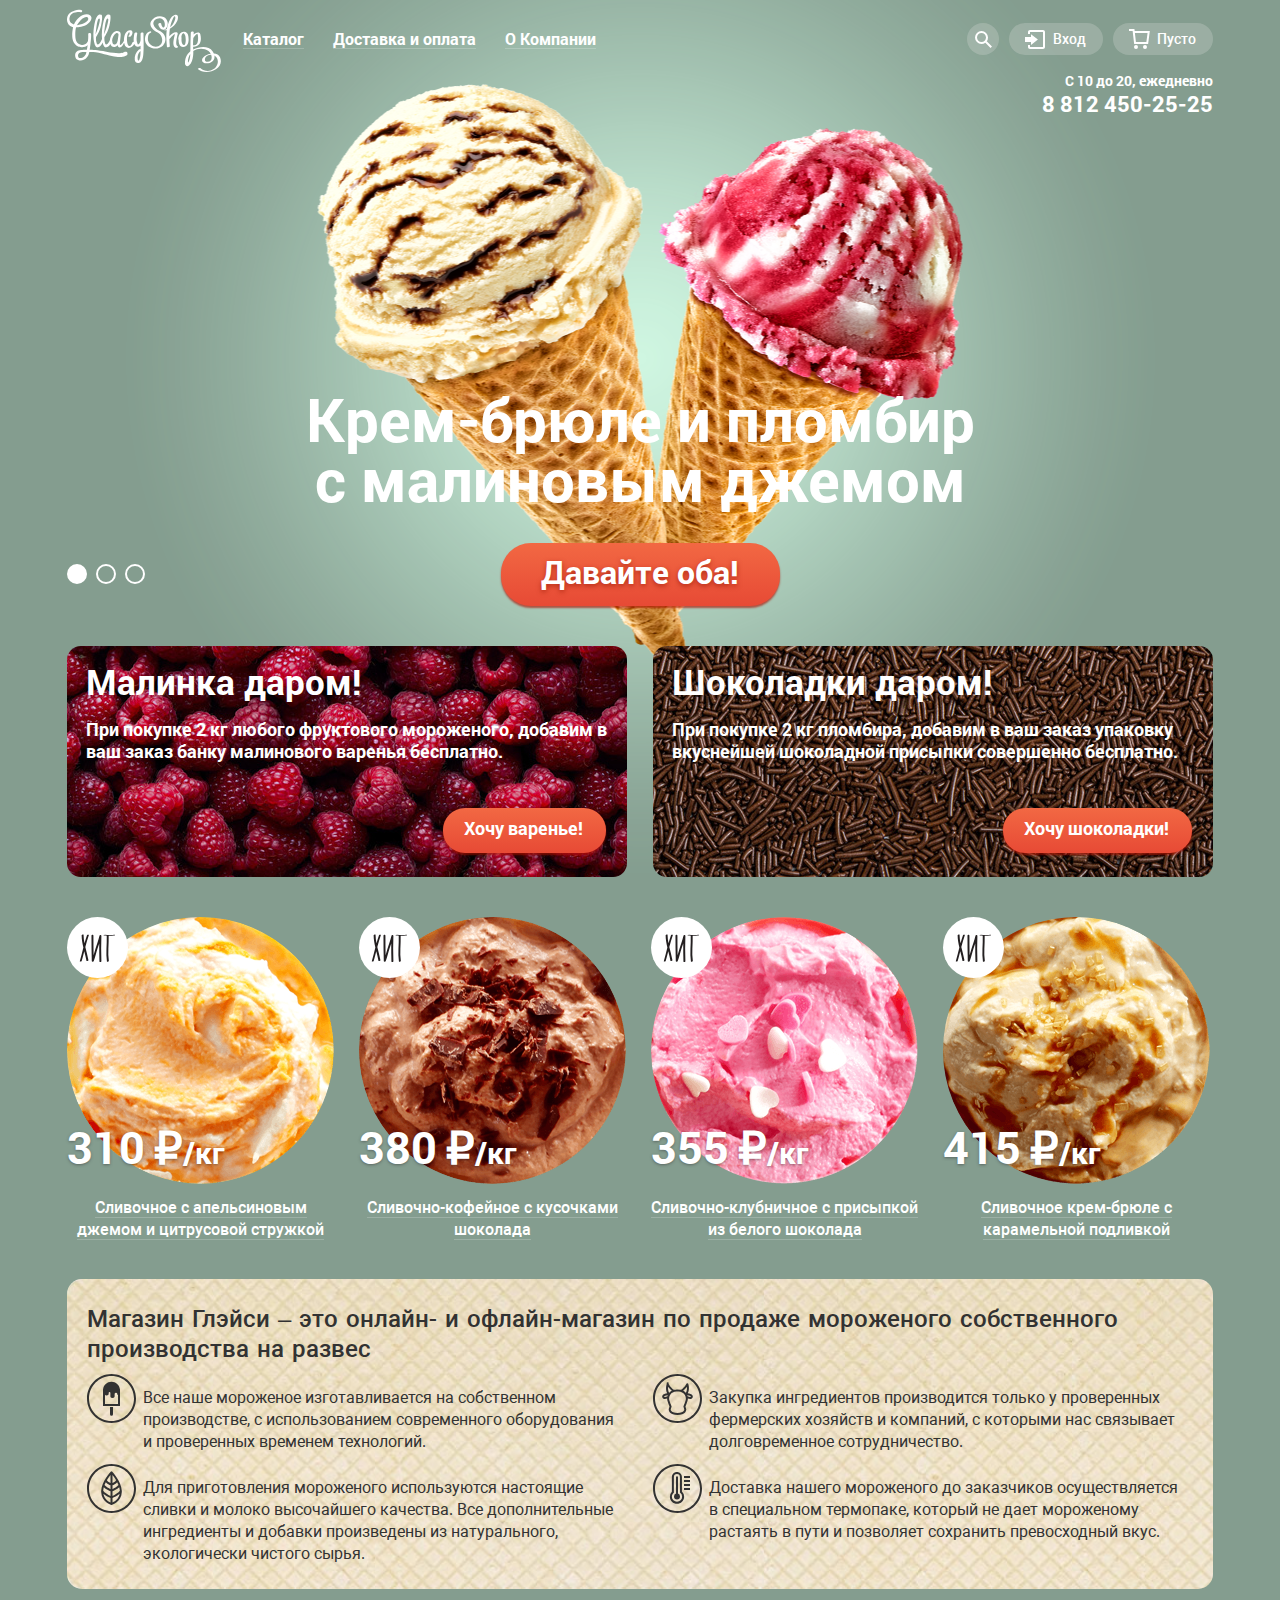
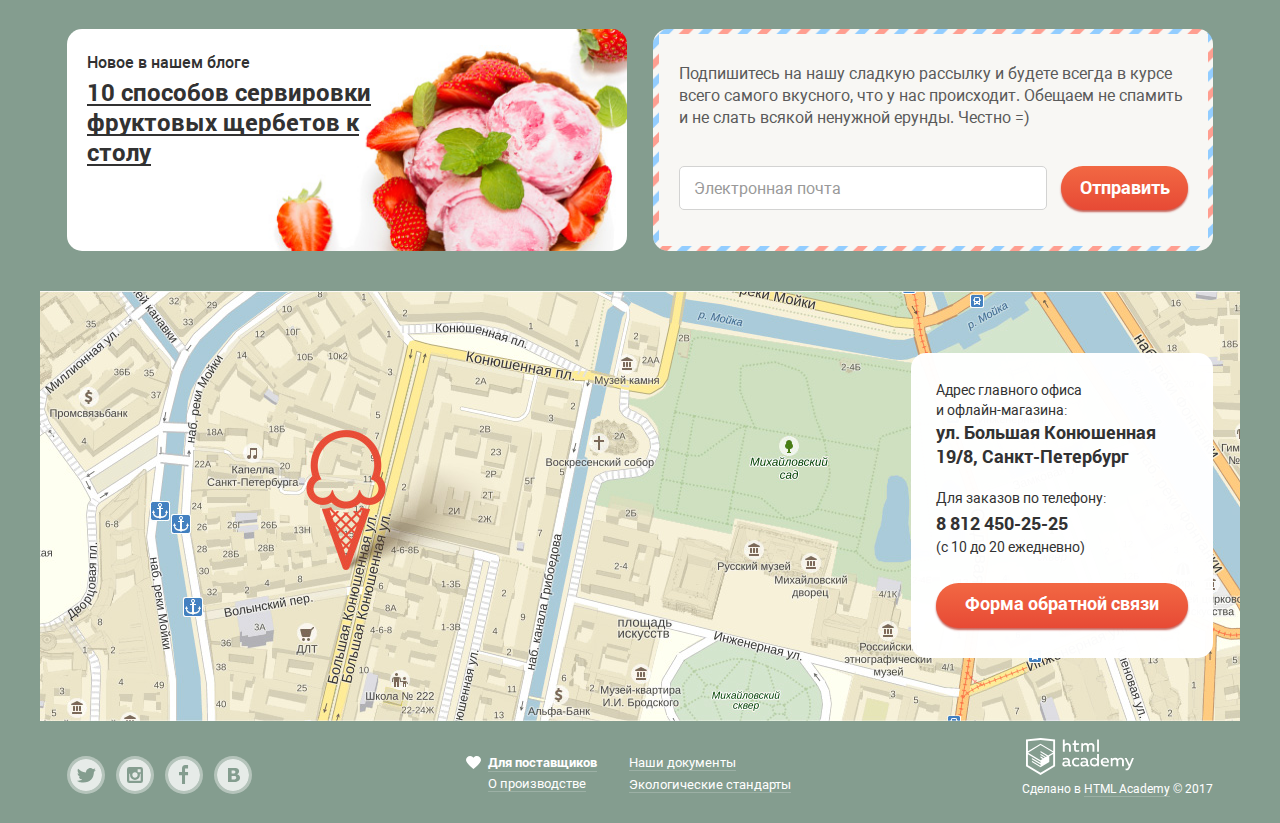
<file: index.html>
<!DOCTYPE html>
<html lang="ru">
  <head>
    <meta charset="utf-8">
    <link rel="stylesheet" href="css/normalize.css">
    <link rel="stylesheet" href="css/style.min.css">
    <title>HTML Academy: Глейси</title>
  </head>
  <body class="bg-1">
    <div class="site-wrapper">
      <header class="page-header">
        <div class="page-header__container">
          <a class="page-header__logo"><img src="img/logo.svg" alt="Логотип Gllacy" width="154" height="64"></a>
          <nav class="main-nav">
            <ul class="site-list">
              <li class="site-list__catalog">
                <a class="link site-list__catalog-link" href="catalog.html">Каталог</a>
                <div class="sub-menu">
                  <h3>Новинки</h3>
                  <ul class="sub-menu__list">
                    <li><a href="catalog.html">Сливочное</a></li>
                    <li><a href="">Щербеты</a></li>
                    <li><a href="">Фруктовый лед</a></li>
                    <li><a href="">Мелорин</a></li>
                  </ul>
                </div>
              </li>
              <li><a class="link" href="#">Доставка и оплата</a></li>
              <li><a class="link" href="#">О Компании</a></li>
            </ul>
            <div class="main-nav__col-right">
              <div class="search">
                <a href="#" class="search__link btn btn--ghost">
                  <span class="visually-hidden">Поиск по сайту</span>
                  <svg xmlns="http://www.w3.org/2000/svg" xmlns:xlink="http://www.w3.org/1999/xlink" width="17" height="17" viewBox="0 0 17 17"><path fill="#fff" d="M16.958 15.527L11.75 10.32A6.455 6.455 0 0 0 13 6.5 6.5 6.5 0 1 0 6.5 13a6.465 6.465 0 0 0 3.839-1.263l5.205 5.204 1.414-1.414zM6.5 11C4.019 11 2 8.981 2 6.5S4.019 2 6.5 2 11 4.019 11 6.5 8.981 11 6.5 11z"/></svg>
                </a>
                <form class="search__form" action="https://echo.htmlacademy.ru" method="get">
                  <input class="text-input" type="search" placeholder="Что ищем?" name="query">
                </form>
              </div>
              <ul class="user-list">
                <li class="user-list__login">
                  <a class="user-list__link user-list__link--login btn btn--ghost" href="#">
                    <svg xmlns="http://www.w3.org/2000/svg" xmlns:xlink="http://www.w3.org/1999/xlink" width="21" height="19" viewBox="0 0 21 19"><g fill="#fff"><path d="M6 14.875L12.917 9.5 6 4.125v2.917H-.042v4.917H6z"/><path d="M18 0H5C3.9 0 3 .9 3 2v2h2V2h13v15H5v-2H3v2c0 1.1.9 2 2 2h13c1.1 0 2-.9 2-2V2c0-1.1-.9-2-2-2z"/></g></svg>
                    Вход
                  </a>
                  <form class="login-form" action="https://echo.htmlacademy.ru" method="post">
                    <label for="email-field" class="visually-hidden">Электронная почта</label>
                    <input class="text-input" type="email" name="email" id="email-field" placeholder="Электронная почта" required>
                    <label for="email-field" class="visually-hidden">Пароль</label>
                    <input class="text-input" type="password" name="password" id="password-field" placeholder="Пароль" required>
                    <div class="login-form__row">
                      <button class="login-form__submit btn" type="submit">Войти</button>
                      <ul class="login-form__links">
                        <li><a class="link-dark" href="#">Забыли пароль?</a></li>
                        <li><a class="link-dark" href="#">Новая регистрация</a></li>
                      </ul>
                    </div>
                  </form>
                </li>
                <li class="user-list__item cart">
                  <a class="user-list__link user-list__link--cart btn btn--ghost" href="#">
                    <svg class="cart-icon-empty" xmlns="http://www.w3.org/2000/svg" width="21" height="20" viewBox="0 0 21 20"><g fill="#FFF"><path d="M5.657 2.031L5.422 0H0v2h3.64l1.5 13h13.988l1.699-12.969H5.657zM17.372 13H6.922L5.888 4.031h12.66L17.372 13z"/><circle cx="6.984" cy="18" r="2"/><circle cx="15.984" cy="18" r="2"/></g></svg>
                    <svg class="cart-icon-full" xmlns="http://www.w3.org/2000/svg" width="21" height="20" viewBox="0 0 21 20"><path class="cart-red" fill="#E84D37" d="M5.888 4.031L6.922 13h10.45l1.176-8.969z"/><circle fill="#ffffff" cx="6.984" cy="18" r="2"/><circle fill="#ffffff" cx="15.984" cy="18" r="2"/><path fill="#ffffff" d="M5.657 2.031L5.422 0H0v2h3.64l1.5 13h13.988l1.699-12.969H5.657zM17.372 13H6.922L5.888 4.031h12.66L17.372 13z"/></svg>
                    <span class="cart__text">Пусто</span>
                  </a>
                  <div class="cart__content">
                    <table class="cart__table">
                      <caption class="cart__total">Итого: 750 руб.</caption>
                      <tr class="cart__item">
                        <td class="cart__product">
                          <button class="cart__delete-btn" type="button"><span class="visually-hidden">Удалить товар из корзины</span></button>
                          <div class="cart__product-img">
                            <img src="img/ice-cream-little-1.png" alt="Изображение товара" width="33" height="33">
                          </div>
                          <p class="cart__product-title">Пломбир с апельсиновым джемом</p>
                        </td>
                        <td class="cart__amount">1,5 кг х <span>200 руб.</span></td>
                        <td class="cart__price">300 руб.</td>
                      </tr>
                      <tr class="cart__item">
                        <td class="cart__product">
                          <button class="cart__delete-btn" type="button"><span class="visually-hidden">Удалить товар из корзины</span></button>
                          <div class="cart__product-img">
                            <img src="img/ice-cream-little-2.png" alt="Изображение товара" width="33" height="33">
                          </div>
                          <p class="cart__product-title">Клубничный пломбир с присыпкой из белого шоколада</p>
                        </td>
                        <td class="cart__amount">1,5 кг х <span>300 руб.</span></td>
                        <td class="cart__price">450 руб.</td>
                      </tr>
                    </table>
                    <a href="#" class="btn">Оформить заказ</a>
                  </div>
                </li>
              </ul>
            </div>
          </nav>
          <div class="page-header__info">
            <p>С 10 до 20, ежедневно</p>
            <b>8 812 450-25-25</b>
          </div>
        </div>
      </header>

      <main>

        <h1 class="visually-hidden">Магазин Глэйси — онлайн- и офлайн-магазин по продаже мороженого</h1>

        <section class="slider">
          <div class="slider__controls">
            <button class="slider__control slider__control--active" id="1" type="button">
              <span class="visually-hidden">Слайд 1</span>
            </button>
            <button class="slider__control" id="2" type="button">
              <span class="visually-hidden">Слайд 2</span>
            </button>
            <button class="slider__control" id="3" type="button">
              <span class="visually-hidden">Слайд 3</span>
            </button>
          </div>
          <ul class="slider__list">
            <li class="slider__item slider__item--1">
              <img src="img/slide-1.png" alt="Фотография мороженого" width="647" height="584">
              <h3>Крем-брюле и пломбир с малиновым джемом</h3>
              <a href="#" class="btn slider__btn">Давайте оба!</a>
            </li>
            <li class="slider__item slider__item--2 slider__item--hidden">
              <img src="img/slide-2.png" alt="Фотография мороженого" width="644" height="582">
              <h3>Шоколадный пломбир и лимонный сорбет</h3>
              <a href="#" class="btn slider__btn">Давайте оба!</a>
            </li>
            <li class="slider__item slider__item--3 slider__item--hidden">
              <img src="img/slide-3.png" alt="Фотография мороженого" width="639" height="582">
              <h3>Пломбир с помадкой и клубничный щербет</h3>
              <a href="#" class="btn slider__btn">Давайте оба!</a>
            </li>
          </ul>
        </section>

        <section class="banners">
          <ul class="banners__list">
            <li class="banner banner--1">
              <h3 class="banner__title">Малинка даром!</h3>
              <p class="banner__descr">При покупке 2 кг любого фруктового мороженого, добавим в ваш заказ банку малинового варенья бесплатно.</p>
              <a href="#" class="btn banner__btn">Хочу варенье!</a>
            </li>
            <li class="banner banner--2">
              <h3 class="banner__title">Шоколадки даром!</h3>
              <p class="banner__descr">При покупке 2 кг пломбира, добавим в ваш заказ упаковку вкуснейшей шоколадной присыпки совершенно бесплатно.</p>
              <a href="#" class="btn banner__btn">Хочу шоколадки!</a>
            </li>
          </ul>
        </section>

        <section class="popular">
          <ul class="popular__list">
            <li class="popular__item product">
              <div class="product__container">
                <div class="product__badge">
                    <img src="img/hit.svg" alt="Хит продаж" width="61" height="61">
                </div>
                <div class="product__img">
                  <img src="img/1.png" alt="Фотография мороженого" width="267" height="267">
                </div>
                <p class="product__price">310 <span>&#8381;<small>/кг</small></span></p>
                <h3 class="product__title"><a class="link" href="#">Сливочное с апельсиновым джемом и цитрусовой стружкой</a></h3>
                <a href="#" class="product__btn btn">Быстрый просмотр</a>
              </div>
            </li>
            <li class="popular__item product">
              <div class="product__container">
                <div class="product__badge">
                  <img src="img/hit.svg" alt="Хит продаж" width="61" height="61">
                </div>
                <div class="product__img">
                  <img src="img/2.png" alt="Фотография мороженого" width="267" height="267">
                </div>
                <p class="product__price">380 <span>&#8381;<small>/кг</small></span></p>
                <h3 class="product__title"><a class="link" href="#">Сливочно-кофейное с кусочками шоколада</a></h3>
                <a href="#" class="product__btn btn">Быстрый просмотр</a>
              </div>
            </li>
            <li class="popular__item product">
              <div class="product__container">
                <div class="product__badge">
                  <img src="img/hit.svg" alt="Хит продаж" width="61" height="61">
                </div>
                <div class="product__img">
                  <img src="img/3.png" alt="Фотография мороженого" width="267" height="267">
                </div>
                <p class="product__price">355 <span>&#8381;<small>/кг</small></span></p>
                <h3 class="product__title"><a class="link" href="#">Сливочно-клубничное с присыпкой из белого шоколада</a></h3>
                <a href="#" class="product__btn btn">Быстрый просмотр</a>
              </div>
            </li>
            <li class="popular__item product">
              <div class="product__container">
                <div class="product__badge">
                  <img src="img/hit.svg" alt="Хит продаж" width="61" height="61">
                </div>
                <div class="product__img">
                  <img src="img/4.png" alt="Фотография мороженого" width="267" height="267">
                </div>
                <p class="product__price">415 <span>&#8381;<small>/кг</small></span></p>
                <h3 class="product__title"><a class="link" href="#">Сливочное крем-брюле с карамельной подливкой</a></h3>
                <a href="#" class="product__btn btn">Быстрый просмотр</a>
              </div>
            </li>
          </ul>
        </section>

        <section class="features">
          <h2 class="features__description">Магазин Глэйси  &#8210; это онлайн- и офлайн-магазин по продаже мороженого собственного производства на развес</h2>
          <ul class="features__list">
            <li class="features__item features__item--1">
              Все наше мороженое изготавливается на собственном производстве, с использованием современного оборудования и проверенных временем технологий.
            </li>
            <li class="features__item features__item--2">
              Закупка ингредиентов  производится только у проверенных фермерских хозяйств и компаний, с которыми нас связывает долговременное сотрудничество.
            </li>
            <li class="features__item features__item--3">
              Для приготовления мороженого используются настоящие сливки и молоко высочайшего качества. Все дополнительные ингредиенты и добавки произведены из натурального, экологически чистого сырья.
            </li>
            <li class="features__item features__item--4">
              Доставка нашего мороженого до заказчиков осуществляется в специальном термопаке, который не дает мороженому растаять в пути и позволяет сохранить превосходный вкус.
            </li>
          </ul>
        </section>

        <div class="row">
          <div class="blog-new">
            <h3 class="blog-new__title">Новое в нашем блоге</h3>
            <a href="#" class="blog-new__entry link-dark">10 способов сервировки фруктовых щербетов к столу</a>
          </div>
          <div class="mailing">
            <div class="mailing__container">
              <p class="mailing__info">Подпишитесь на нашу сладкую рассылку и будете всегда в курсе всего самого вкусного, что у нас происходит. Обещаем не спамить и не слать всякой ненужной ерунды. Честно =)</p>
              <form class="mailing__form" action="https://echo.htmlacademy.ru" method="post">
                <label class="visually-hidden" for="email">Электронная почта</label>
                <input class="mailing__email text-input" type="email" name="email" id="email" placeholder="Электронная почта">
                <button class="mailing__submit-btn btn" type="submit">Отправить</button>
              </form>
            </div>
          </div>
        </div>

        <section class="contacts">
          <div class="contacts__map">
            <iframe src="https://www.google.com/maps/embed?pb=!1m18!1m12!1m3!1d1998.603787258689!2d30.320853351274305!3d59.93871648178719!2m3!1f0!2f0!3f0!3m2!1i1024!2i768!4f13.1!3m3!1m2!1s0x4696310fca145cc1%3A0x42b32648d8238007!2z0JHQvtC70YzRiNCw0Y8g0JrQvtC90Y7RiNC10L3QvdCw0Y8g0YPQuy4sIDE5LzgsINCh0LDQvdC60YIt0J_QtdGC0LXRgNCx0YPRgNCzLCAxOTExODY!5e0!3m2!1sru!2sru!4v1545073881476" width="1200" height="430" style="border:0" allowfullscreen></iframe>
            <img src="img/map.jpg" alt="Наш адрес: ул. Большая Конюшенная 19/8, Санкт-Петербург" width="1200" height="430">
          </div>
          <div class="contacts__info">
            <p class="contacts__address">
              Адрес главного офиса <br> и офлайн-магазина: <b>ул. Большая Конюшенная 19/8, Санкт-Петербург</b>
            </p>
            <p class="contacts__tel">
              Для заказов по телефону:
              <b>8 812 450-25-25</b>
              (с 10 до 20 ежедневно)
            </p>
            <a href="#" class="btn contacts__btn">Форма обратной связи</a>
          </div>
        </section>

      </main>

      <footer class="footer">
        <ul class="footer__social social">
          <li>
            <a class="social__link social__link--twitter" href="#">
              <span class="visually-hidden">Твиттер</span>
              <svg xmlns="http://www.w3.org/2000/svg" width="32" height="32" viewBox="0 0 32 32"><path fill="#FFF" d="M16 0C7.164 0 0 7.164 0 16c0 8.837 7.164 16 16 16 8.837 0 16-7.163 16-16 0-8.836-7.163-16-16-16zm7.944 12.809c-.251 6.516-3.463 10.832-10.992 10.702h-.486c-.447 0-4.543-.443-5.344-1.823 2.479.19 4.247-.406 5.12-1.136-1.048-.289-2.923-.461-3.251-2.848.384.104.618.221 1.299.113-1.307-.824-2.758-1.519-2.679-3.643.311.317 1.164.518 1.46.457-.768-.233-2.149-3.244-.974-4.781 1.984 1.79 4.075 3.482 7.804 3.643.227-2.214 1.24-3.699 3.168-4.325 1.84-.479 3.255.26 3.901 1.138.737-.224 1.453-.466 2.193-.685-.004.833-.569 1.463-.935 1.709.747.165 1.423-.475 1.423-.475-.184.963-1.094 1.725-1.707 1.954z"/></svg>
            </a>
          </li>
          <li>
            <a class="social__link social__link--insta" href="#">
              <span class="visually-hidden">Инстаграм</span>
              <svg xmlns="http://www.w3.org/2000/svg" width="32" height="32" viewBox="0 0 32 32"><g fill="#FFF"><path d="M20.916 16a4.938 4.938 0 1 1-9.877 0c0-.394.051-.773.138-1.14h-.897v6.838h11.396V14.86h-.897c.086.367.137.746.137 1.14z"/><path d="M15.978 18.659c1.466 0 2.659-1.193 2.659-2.659s-1.193-2.659-2.659-2.659c-1.466 0-2.659 1.193-2.659 2.659s1.192 2.659 2.659 2.659zM18.637 10.302h3.039v3.039h-3.039z"/><path d="M16 0C7.164 0 0 7.164 0 16c0 8.837 7.164 16 16 16 8.837 0 16-7.163 16-16 0-8.836-7.163-16-16-16zm7.955 21.698a2.285 2.285 0 0 1-2.279 2.279H10.279A2.285 2.285 0 0 1 8 21.698V10.302a2.286 2.286 0 0 1 2.279-2.279h11.396a2.286 2.286 0 0 1 2.279 2.279v11.396z"/></g></svg>
            </a>
          </li>
          <li>
            <a class="social__link social__link--fb" href="#">
              <span class="visually-hidden">Фейсбук</span>
              <svg xmlns="http://www.w3.org/2000/svg" width="32" height="32" viewBox="0 0 32 32"><path fill="#FFF" d="M16 0C7.164 0 0 7.163 0 16s7.164 16 16 16c8.837 0 16-7.164 16-16S24.837 0 16 0zm4.062 9.455h-3.021v3.444h3.021v3.445h-3.021v8.61H14.02v-8.61H11v-3.445h3.021V9.455c0-1.902 1.353-3.445 3.021-3.445h3.021v3.445z"/></svg>
            </a>
          </li>
          <li>
            <a class="social__link social__link--vk" href="#">
              <span class="visually-hidden">Вконтакте</span>
              <svg xmlns="http://www.w3.org/2000/svg" width="32" height="32" viewBox="0 0 32 32"><g fill="#FFF"><path d="M16.637 14.495c.402-.019.719-.082.951-.188.326-.145.54-.33.641-.559.101-.229.15-.496.15-.797 0-.232-.058-.465-.174-.697-.116-.232-.322-.405-.617-.517-.264-.1-.592-.155-.984-.165a76.242 76.242 0 0 0-1.652-.014h-.339v2.965h.565c.571 0 1.057-.009 1.459-.028zM18.118 17.084c-.282-.081-.672-.125-1.166-.132a127.97 127.97 0 0 0-1.55-.009h-.79v3.493h.264c1.014 0 1.74-.003 2.18-.009a3.2 3.2 0 0 0 1.212-.245c.377-.157.633-.364.774-.625s.214-.562.214-.9c0-.446-.088-.788-.261-1.03-.17-.241-.464-.423-.877-.543z"/><path d="M16 0C7.164 0 0 7.164 0 16c0 8.837 7.164 16 16 16 8.837 0 16-7.163 16-16 0-8.836-7.163-16-16-16zm6.602 20.531a3.73 3.73 0 0 1-1.124 1.327c-.552.415-1.161.71-1.823.886s-1.501.264-2.519.264h-6.121V8.987h5.443c1.13 0 1.957.038 2.48.113a5.126 5.126 0 0 1 1.561.5c.533.27.929.632 1.189 1.087.26.455.392.975.392 1.558 0 .678-.179 1.278-.536 1.795-.358.518-.863.92-1.517 1.208v.075c.917.182 1.642.559 2.179 1.13.537.571.807 1.325.807 2.261 0 .678-.138 1.283-.411 1.817z"/></g></svg>
            </a>
          </li>
        </ul>
        <ul class="footer__menu">
          <li>
            <ul class="footer__menu-column">
                <li><a class="footer__menu-link footer__menu-link--contractors link" href="#">Для поставщиков</a></li>
                <li><a class="footer__menu-link link" href="#">О производстве</a></li>
            </ul>
          </li>
          <li>
            <ul class="footer__menu-column">
                <li><a class="footer__menu-link link" href="#">Наши документы</a></li>
                <li><a class="footer__menu-link link" href="#">Экологические стандарты</a></li>
            </ul>
          </li>
        </ul>
        <div class="footer__copyright">
          <div class="footer__copyright-logo">
              <a href="https://htmlacademy.ru/intensive/htmlcss"><img src="img/logo-htmlacademy.svg" alt="Логотип HTML Academy" width="108" height="39"></a>
          </div>
          <p class="footer__copyright-info">Сделано в <a class="link" href="https://htmlacademy.ru/intensive/htmlcss">HTML Academy</a> © 2017</p>
        </div>
      </footer>
    </div>

    <div class="overlay overlay--hidden">
      <div class="feedback">
        <p class="feedback__text">Мы обязательно вам ответим!</p>
        <form action="https://echo.htmlacademy.ru" method="post">
          <label class="visually-hidden" for="name-field">Как вас зовут?</label>
          <input class="text-input feedback__input" type="text" name="name" id="name-field" placeholder="Как вас зовут?">
          <label class="visually-hidden" for="email-field">Ваша почта для ответа</label>
          <input class="text-input feedback__input" type="text" name="email" placeholder="Ваша почта для ответа?">
          <label class="visually-hidden" for="comment-field">Напишите что-нибудь</label>
          <textarea class="text-input feedback__comment" name="comment" id="comment-field" placeholder="Напишите что-нибудь..."></textarea>
          <button type="submit" class="btn feedback__submit-btn">Отправить</button>
        </form>
        <button type="button" class="feedback__close-btn"><span class="visually-hidden">Закрыть</span></button>
      </div>
    </div>

    <script src="js/script.min.js"></script>
  </body>
</html>
</file>
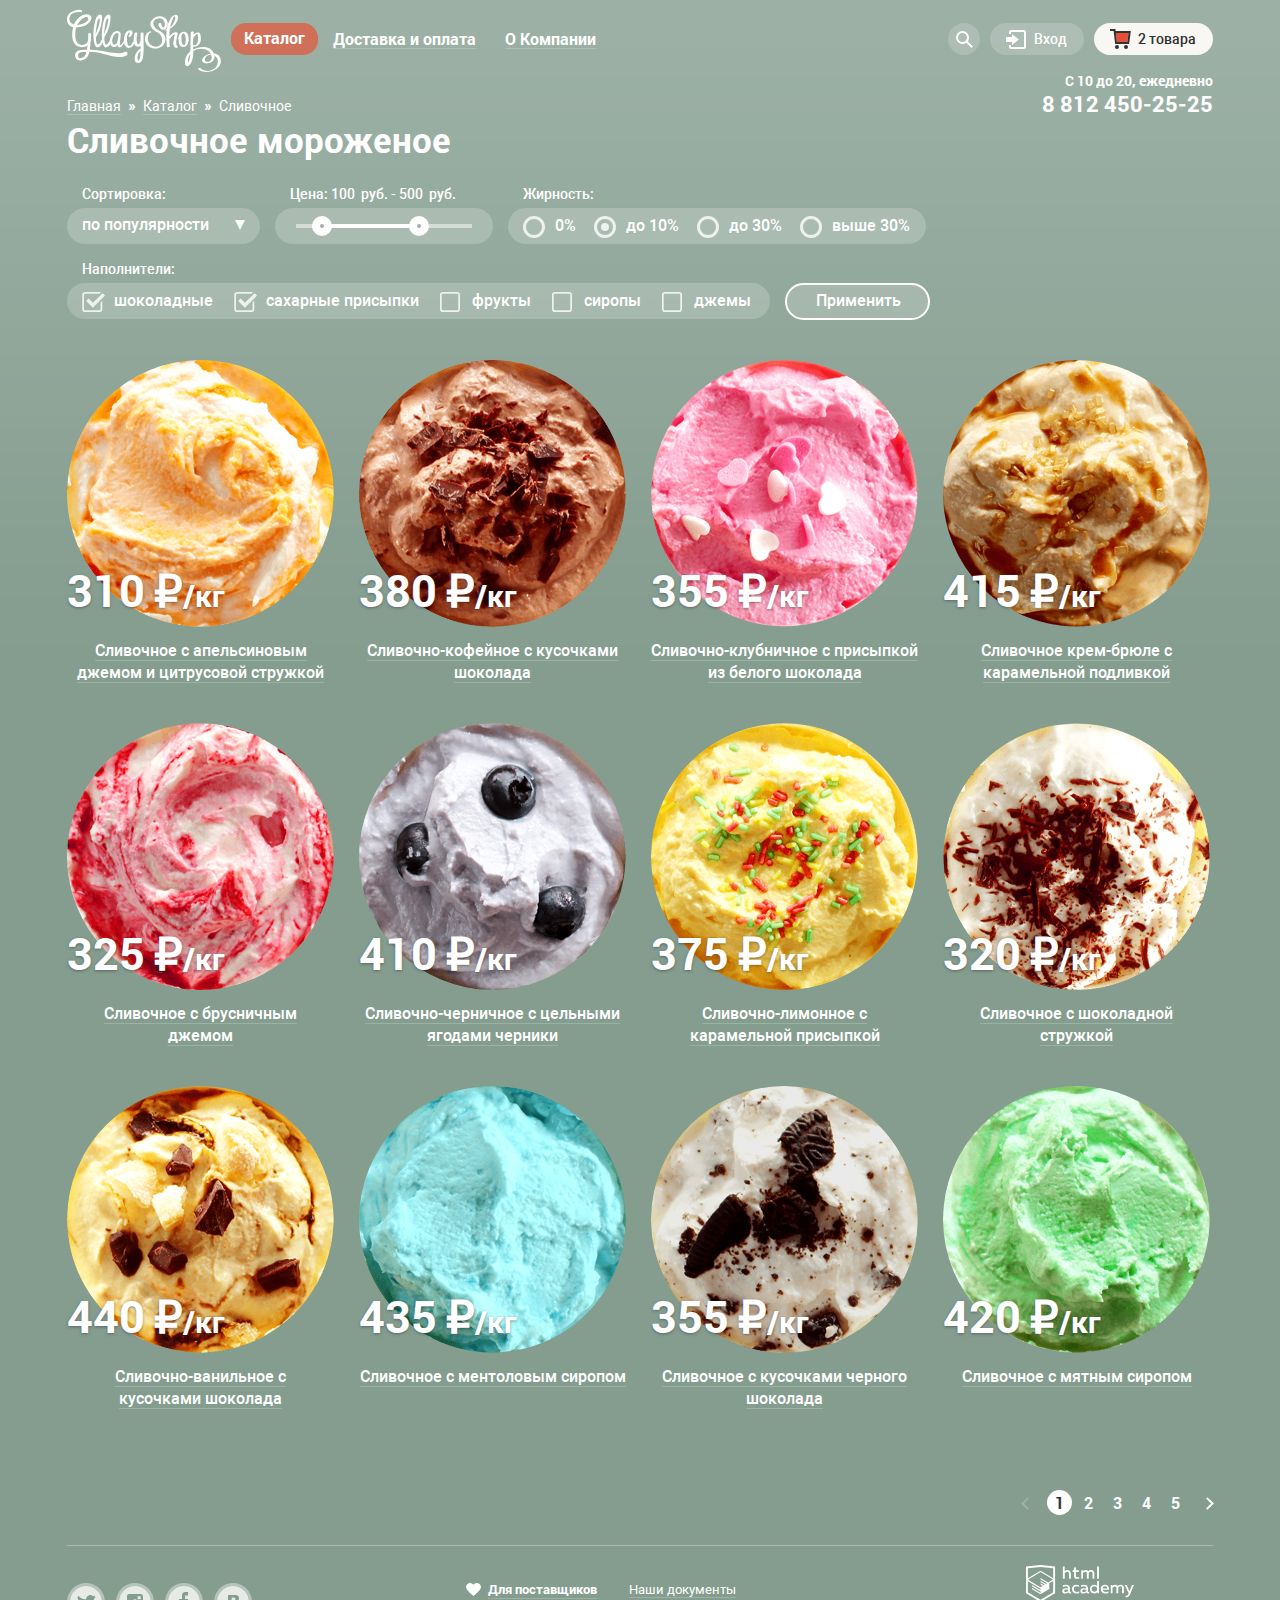
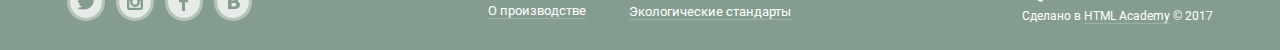
<file: catalog.html>
<!DOCTYPE html>
<html lang="ru">
  <head>
    <meta charset="utf-8">
    <title>Сливочное мороженое - Глейси</title>
    <link rel="stylesheet" href="css/normalize.css">
    <link rel="stylesheet" href="css/style.min.css">
  </head>
  <body class="inner-page">

    <div class="site-wrapper">
      <header class="page-header">
        <div class="page-header__container">
          <a href="index.html" class="page-header__logo"><img src="img/logo.svg" alt="Логотип Gllacy" width="154" height="64"></a>
          <nav class="main-nav">
            <ul class="site-list">
              <li class="site-list__catalog">
                <a href="#" class="link site-list__catalog-link site-list__catalog-link--current">Каталог</a>
                <div class="sub-menu">
                  <h3>Новинки</h3>
                  <ul class="sub-menu__list">
                    <li><a class="current">Сливочное</a></li>
                    <li><a href="">Щербеты</a></li>
                    <li><a href="">Фруктовый лед</a></li>
                    <li><a href="">Мелорин</a></li>
                  </ul>
                </div>
              </li>
              <li><a class="link" href="#">Доставка и оплата</a></li>
              <li><a class="link" href="#">О Компании</a></li>
            </ul>
            <div class="main-nav__col-right">
              <div class="search">
                <a href="#" class="search__link btn btn--ghost">
                  <span class="visually-hidden">Поиск по сайту</span>
                  <svg xmlns="http://www.w3.org/2000/svg" xmlns:xlink="http://www.w3.org/1999/xlink" width="17" height="17" viewBox="0 0 17 17"><path fill="#fff" d="M16.958 15.527L11.75 10.32A6.455 6.455 0 0 0 13 6.5 6.5 6.5 0 1 0 6.5 13a6.465 6.465 0 0 0 3.839-1.263l5.205 5.204 1.414-1.414zM6.5 11C4.019 11 2 8.981 2 6.5S4.019 2 6.5 2 11 4.019 11 6.5 8.981 11 6.5 11z"/></svg>
                </a>
                <form class="search__form" action="https://echo.htmlacademy.ru" method="get">
                  <input class="text-input" type="search" placeholder="Что ищем?" name="query">
                </form>
              </div>
              <ul class="user-list">
                <li class="user-list__login">
                  <a class="user-list__link user-list__link--login btn btn--ghost" href="#">
                    <svg xmlns="http://www.w3.org/2000/svg" xmlns:xlink="http://www.w3.org/1999/xlink" width="21" height="19" viewBox="0 0 21 19"><g fill="#fff"><path d="M6 14.875L12.917 9.5 6 4.125v2.917H-.042v4.917H6z"/><path d="M18 0H5C3.9 0 3 .9 3 2v2h2V2h13v15H5v-2H3v2c0 1.1.9 2 2 2h13c1.1 0 2-.9 2-2V2c0-1.1-.9-2-2-2z"/></g></svg>
                    Вход
                  </a>
                  <form class="login-form" action="https://echo.htmlacademy.ru" method="post">
                    <label for="email-field" class="visually-hidden">Электронная почта</label>
                    <input class="text-input" type="email" name="email" id="email-field" placeholder="Электронная почта" required>
                    <label for="email-field" class="visually-hidden">Пароль</label>
                    <input class="text-input" type="password" name="password" id="password-field" placeholder="Пароль" required>
                    <div class="login-form__row">
                      <button class="login-form__submit btn" type="submit">Войти</button>
                      <ul class="login-form__links">
                        <li><a class="link--dark" href="#">Забыли пароль?</a></li>
                        <li><a class="link--dark" href="#">Новая регистрация</a></li>
                      </ul>
                    </div>
                  </form>
                </li>
                <li class="user-list__item cart cart--full">
                  <a class="user-list__link user-list__link--cart btn btn--ghost" href="#">
                    <svg class="cart-icon-empty" xmlns="http://www.w3.org/2000/svg" width="21" height="20" viewBox="0 0 21 20"><g fill="#FFF"><path d="M5.657 2.031L5.422 0H0v2h3.64l1.5 13h13.988l1.699-12.969H5.657zM17.372 13H6.922L5.888 4.031h12.66L17.372 13z"/><circle cx="6.984" cy="18" r="2"/><circle cx="15.984" cy="18" r="2"/></g></svg>
                    <svg class="cart-icon-full" xmlns="http://www.w3.org/2000/svg" width="21" height="20" viewBox="0 0 21 20"><path class="cart-red" fill="#E84D37" d="M5.888 4.031L6.922 13h10.45l1.176-8.969z"/><circle fill="#ffffff" cx="6.984" cy="18" r="2"/><circle fill="#ffffff" cx="15.984" cy="18" r="2"/><path fill="#ffffff" d="M5.657 2.031L5.422 0H0v2h3.64l1.5 13h13.988l1.699-12.969H5.657zM17.372 13H6.922L5.888 4.031h12.66L17.372 13z"/></svg>
                    <span class="cart__text">2 товара</span>
                  </a>
                  <div class="cart__content">
                    <table class="cart__table">
                      <caption class="cart__total">Итого: 750 руб.</caption>
                      <tr class="cart__item">
                        <td class="cart__product">
                          <button class="cart__delete-btn" type="button"><span class="visually-hidden">Удалить товар из корзины</span></button>
                          <div class="cart__product-img">
                            <img src="img/ice-cream-little-1.png" alt="Изображение товара" width="33" height="33">
                          </div>
                          <p class="cart__product-title">Пломбир с апельсиновым джемом</p>
                        </td>
                        <td class="cart__amount">1,5 кг х <span>200 руб.</span></td>
                        <td class="cart__price">300 руб.</td>
                      </tr>
                      <tr class="cart__item">
                        <td class="cart__product">
                          <button class="cart__delete-btn" type="button"><span class="visually-hidden">Удалить товар из корзины</span></button>
                          <div class="cart__product-img">
                            <img src="img/ice-cream-little-2.png" alt="Изображение товара" width="33" height="33">
                          </div>
                          <p class="cart__product-title">Клубничный пломбир с присыпкой из белого шоколада</p>
                        </td>
                        <td class="cart__amount">1,5 кг х <span>300 руб.</span></td>
                        <td class="cart__price">450 руб.</td>
                      </tr>
                    </table>
                    <a href="#" class="cart__submit-btn btn">Оформить заказ</a>
                  </div>
                </li>
              </ul>
            </div>
          </nav>
          <div class="page-header__info">
            <p>С 10 до 20, ежедневно</p>
            <b>8 812 450-25-25</b>
          </div>
        </div>
      </header>

      <main>

        <div class="breadcrumbs">
          <ul class="breadcrumbs__list">
            <li><a class="link" href="index.html">Главная</a> </li>
            <li><a class="link" href="#">Каталог</a> </li>
            <li><a>Сливочное</a></li>
          </ul>
        </div>

        <h1 class="page-title">Сливочное мороженое</h1>

        <section class="filters">
          <form class="filters__form" action="https://echo.htmlacademy.ru" method="get" name="filters">
            <fieldset class="filters__fieldset">
              <label class="filters__title" for="sorting-field">Сортировка:</label>
              <div class="filters__select-wrapper">
                <select class="filters__select" name="sorting" id="sorting-field">
                  <option value="popularity">по популярности</option>
                  <option value="cheap_first">сначала недорогие</option>
                  <option value="expensive_first">сначала дорогие</option>
                  <option value="fat_content">по жирности</option>
                </select>
                <span class="filters__select-arrow"></span>
              </div>
            </fieldset>
            <fieldset class="filters__fieldset">
              <p class="filters__title price-range">Цена:
                <label for="price-min-field" class="visually-hidden">От:</label>
                <input type="text" name="price-min" value="100" id="price-min-field" size="1"> <span>руб. - </span>
                <label for="price-max-field" class="visually-hidden">До:</label>
                <input type="text" name="price-max" value="500" id="price-max-field" size="1"> <span>руб.</span>
              </p>
              <div class="range">
                <div class="range__controls">
                  <div class="range__scale">
                    <div class="range__bar"></div>
                  </div>
                  <button type="button" class="range__toggle range__toggle--max"></button>
                  <button type="button" class="range__toggle range__toggle--min"></button>
                </div>
              </div>
            </fieldset>
            <fieldset class="filters__fieldset">
              <legend class="filters__title">Жирность:</legend>
              <div class="filters__container">
                <input class="visually-hidden" type="radio" name="fat-content" id="0%" value="0">
                <label class="filters__label" for="0%">0%</label>
                <input class="visually-hidden" type="radio" name="fat-content" id="10%" value="less-than-10" checked>
                <label class="filters__label" for="10%">до 10%</label>
                <input class="visually-hidden" type="radio" name="fat-content" id="less-30%" value="less-than-30">
                <label class="filters__label" for="less-30%">до 30%</label>
                <input class="visually-hidden" type="radio" name="fat-content" id="more-30%" value="more-than-30">
                <label class="filters__label" for="more-30%">выше 30%</label>
              </div>
            </fieldset>
            <fieldset class="filters__fieldset">
              <legend class="filters__title">Наполнители:</legend>
              <div class="filters__container filters__container--fillers">
                <input class="visually-hidden" type="checkbox" name="chocolate" id="chocolate-field" checked>
                <label class="filters__label filters__label--fillers" for="chocolate-field">шоколадные</label>
                <input class="visually-hidden" type="checkbox" name="sugar-powders" id="powders-field" checked>
                <label class="filters__label filters__label--fillers" for="powders-field">сахарные присыпки</label>
                <input class="visually-hidden" type="checkbox" name="fruits" id="fruits-field">
                <label class="filters__label filters__label--fillers" for="fruits-field">фрукты</label>
                <input class="visually-hidden" type="checkbox" name="syrups" id="syrups-field">
                <label class="filters__label filters__label--fillers" for="syrups-field">сиропы</label>
                <input class="visually-hidden" type="checkbox" name="jams" id="jams-field">
                <label class="filters__label" for="jams-field">джемы</label>
              </div>
            </fieldset>
            <button class="filters__submit-btn btn btn--ghost" type="submit">Применить</button>
          </form>
        </section>

        <section class="catalog">
          <ul class="catalog__list">
            <li class="catalog__item product">
              <div class="product__container">
                <div class="product__img">
                  <img src="img/1.png" alt="Фотография мороженого" width="267" height="267">
                </div>
                <p class="product__price">310 <span>&#8381;<small>/кг</small></span></p>
                <h3 class="product__title"><a class="link" href="#">Сливочное с апельсиновым джемом и цитрусовой стружкой</a></h3>
                <a href="#" class="product__btn btn">Быстрый просмотр</a>
              </div>
            </li>
            <li class="catalog__item product">
              <div class="product__container">
                <div class="product__img">
                  <img src="img/2.png" alt="Фотография мороженого" width="267" height="267">
                </div>
                <p class="product__price">380 <span>&#8381;<small>/кг</small></span></p>
                <h3 class="product__title"><a class="link" href="#">Сливочно-кофейное с кусочками шоколада</a></h3>
                <a href="#" class="product__btn btn">Быстрый просмотр</a>
              </div>
            </li>
            <li class="catalog__item product">
              <div class="product__container">
                <div class="product__img">
                  <img src="img/3.png" alt="Фотография мороженого" width="267" height="267">
                </div>
                <p class="product__price">355 <span>&#8381;<small>/кг</small></span></p>
                <h3 class="product__title"><a class="link" href="#">Сливочно-клубничное с присыпкой из белого шоколада</a></h3>
                <a href="#" class="product__btn btn">Быстрый просмотр</a>
              </div>
            </li>
            <li class="catalog__item product">
              <div class="product__container">
                <div class="product__img">
                  <img src="img/4.png" alt="Фотография мороженого" width="267" height="267">
                </div>
                <p class="product__price">415 <span>&#8381;<small>/кг</small></span></p>
                <h3 class="product__title"><a class="link" href="#">Сливочное крем-брюле с карамельной подливкой</a></h3>
                <a href="#" class="product__btn btn">Быстрый просмотр</a>
              </div>
            </li>
            <li class="catalog__item product">
              <div class="product__container">
                <div class="product__img">
                  <img src="img/5.png" alt="Фотография мороженого" width="267" height="267">
                </div>
                <p class="product__price">325 <span>&#8381;<small>/кг</small></span></p>
                <h3 class="product__title"><a class="link" href="#">Сливочное с брусничным <br> джемом</a></h3>
                <a href="#" class="product__btn btn">Быстрый просмотр</a>
              </div>
            </li>
            <li class="catalog__item product">
              <div class="product__container">
                <div class="product__img">
                  <img src="img/6.png" alt="Фотография мороженого" width="267" height="267">
                </div>
                <p class="product__price">410 <span>&#8381;<small>/кг</small></span></p>
                <h3 class="product__title"><a class="link" href="#">Сливочно-черничное с цельными ягодами черники </a></h3>
                <a href="#" class="product__btn btn">Быстрый просмотр</a>
              </div>
            </li>
            <li class="catalog__item product">
              <div class="product__container">
                <div class="product__img">
                  <img src="img/7.png" alt="Фотография мороженого" width="267" height="267">
                </div>
                <p class="product__price">375 <span>&#8381;<small>/кг</small></span></p>
                <h3 class="product__title"><a class="link" href="#">Сливочно-лимонное с карамельной присыпкой</a></h3>
                <a href="#" class="product__btn btn">Быстрый просмотр</a>
              </div>
            </li>
            <li class="catalog__item product">
              <div class="product__container">
                <div class="product__img">
                  <img src="img/8.png" alt="Фотография мороженого" width="267" height="267">
                </div>
                <p class="product__price">320 <span>&#8381;<small>/кг</small></span></p>
                <h3 class="product__title"><a class="link" href="#">Сливочное с шоколадной стружкой</a></h3>
                <a href="#" class="product__btn btn">Быстрый просмотр</a>
              </div>
            </li>
            <li class="catalog__item product">
              <div class="product__container">
                <div class="product__img">
                  <img src="img/9.png" alt="Фотография мороженого" width="267" height="267">
                </div>
                <p class="product__price">440 <span>&#8381;<small>/кг</small></span></p>
                <h3 class="product__title"><a class="link" href="#">Сливочно-ванильное с <br> кусочками шоколада</a></h3>
                <a href="#" class="product__btn btn">Быстрый просмотр</a>
              </div>
            </li>
            <li class="catalog__item product">
              <div class="product__container">
                <div class="product__img">
                  <img src="img/10.png" alt="Фотография мороженого" width="267" height="267">
                </div>
                <p class="product__price">435 <span>&#8381;<small>/кг</small></span></p>
                <h3 class="product__title"><a class="link" href="#">Сливочноe с ментоловым сиропом</a></h3>
                <a href="#" class="product__btn btn">Быстрый просмотр</a>
              </div>
            </li>
            <li class="catalog__item product">
              <div class="product__container">
                <div class="product__img">
                  <img src="img/11.png" alt="Фотография мороженого" width="267" height="267">
                </div>
                <p class="product__price">355 <span>&#8381;<small>/кг</small></span></p>
                <h3 class="product__title"><a class="link" href="#">Сливочное с кусочками черного шоколада</a></h3>
                <a href="#" class="product__btn btn">Быстрый просмотр</a>
              </div>
            </li>
            <li class="catalog__item product">
              <div class="product__container">
                <div class="product__img">
                  <img src="img/12.png" alt="Фотография мороженого" width="267" height="267">
                </div>
                <p class="product__price">420 <span>&#8381;<small>/кг</small></span></p>
                <h3 class="product__title"><a class="link" href="#">Сливочное с мятным сиропом</a></h3>
                <a href="#" class="product__btn btn">Быстрый просмотр</a>
              </div>
            </li>
          </ul>
        </section>

        <div class="pagination">
          <a class="pagination__previous"><span class="visually-hidden">Предыдущая страница</span></a>
          <ul class="pagination__list">
            <li><a class="current">1</a></li>
            <li><a href="#">2</a></li>
            <li><a href="#">3</a></li>
            <li><a href="#">4</a></li>
            <li><a href="#">5</a></li>
          </ul>
          <a class="pagination__next" href="#"><span class="visually-hidden">Следующая страница</span></a>
        </div>

      </main>

      <footer class="footer">
        <ul class="footer__social social">
          <li>
            <a class="social__link social__link--twitter" href="#">
              <span class="visually-hidden">Твиттер</span>
              <svg xmlns="http://www.w3.org/2000/svg" width="32" height="32" viewBox="0 0 32 32"><path fill="#FFF" d="M16 0C7.164 0 0 7.164 0 16c0 8.837 7.164 16 16 16 8.837 0 16-7.163 16-16 0-8.836-7.163-16-16-16zm7.944 12.809c-.251 6.516-3.463 10.832-10.992 10.702h-.486c-.447 0-4.543-.443-5.344-1.823 2.479.19 4.247-.406 5.12-1.136-1.048-.289-2.923-.461-3.251-2.848.384.104.618.221 1.299.113-1.307-.824-2.758-1.519-2.679-3.643.311.317 1.164.518 1.46.457-.768-.233-2.149-3.244-.974-4.781 1.984 1.79 4.075 3.482 7.804 3.643.227-2.214 1.24-3.699 3.168-4.325 1.84-.479 3.255.26 3.901 1.138.737-.224 1.453-.466 2.193-.685-.004.833-.569 1.463-.935 1.709.747.165 1.423-.475 1.423-.475-.184.963-1.094 1.725-1.707 1.954z"/></svg>
            </a>
          </li>
          <li>
            <a class="social__link social__link--insta" href="#">
              <span class="visually-hidden">Инстаграм</span>
              <svg xmlns="http://www.w3.org/2000/svg" width="32" height="32" viewBox="0 0 32 32"><g fill="#FFF"><path d="M20.916 16a4.938 4.938 0 1 1-9.877 0c0-.394.051-.773.138-1.14h-.897v6.838h11.396V14.86h-.897c.086.367.137.746.137 1.14z"/><path d="M15.978 18.659c1.466 0 2.659-1.193 2.659-2.659s-1.193-2.659-2.659-2.659c-1.466 0-2.659 1.193-2.659 2.659s1.192 2.659 2.659 2.659zM18.637 10.302h3.039v3.039h-3.039z"/><path d="M16 0C7.164 0 0 7.164 0 16c0 8.837 7.164 16 16 16 8.837 0 16-7.163 16-16 0-8.836-7.163-16-16-16zm7.955 21.698a2.285 2.285 0 0 1-2.279 2.279H10.279A2.285 2.285 0 0 1 8 21.698V10.302a2.286 2.286 0 0 1 2.279-2.279h11.396a2.286 2.286 0 0 1 2.279 2.279v11.396z"/></g></svg>
            </a>
          </li>
          <li>
            <a class="social__link social__link--fb" href="#">
              <span class="visually-hidden">Фейсбук</span>
              <svg xmlns="http://www.w3.org/2000/svg" width="32" height="32" viewBox="0 0 32 32"><path fill="#FFF" d="M16 0C7.164 0 0 7.163 0 16s7.164 16 16 16c8.837 0 16-7.164 16-16S24.837 0 16 0zm4.062 9.455h-3.021v3.444h3.021v3.445h-3.021v8.61H14.02v-8.61H11v-3.445h3.021V9.455c0-1.902 1.353-3.445 3.021-3.445h3.021v3.445z"/></svg>
            </a>
          </li>
          <li>
            <a class="social__link social__link--vk" href="#">
              <span class="visually-hidden">Вконтакте</span>
              <svg xmlns="http://www.w3.org/2000/svg" width="32" height="32" viewBox="0 0 32 32"><g fill="#FFF"><path d="M16.637 14.495c.402-.019.719-.082.951-.188.326-.145.54-.33.641-.559.101-.229.15-.496.15-.797 0-.232-.058-.465-.174-.697-.116-.232-.322-.405-.617-.517-.264-.1-.592-.155-.984-.165a76.242 76.242 0 0 0-1.652-.014h-.339v2.965h.565c.571 0 1.057-.009 1.459-.028zM18.118 17.084c-.282-.081-.672-.125-1.166-.132a127.97 127.97 0 0 0-1.55-.009h-.79v3.493h.264c1.014 0 1.74-.003 2.18-.009a3.2 3.2 0 0 0 1.212-.245c.377-.157.633-.364.774-.625s.214-.562.214-.9c0-.446-.088-.788-.261-1.03-.17-.241-.464-.423-.877-.543z"/><path d="M16 0C7.164 0 0 7.164 0 16c0 8.837 7.164 16 16 16 8.837 0 16-7.163 16-16 0-8.836-7.163-16-16-16zm6.602 20.531a3.73 3.73 0 0 1-1.124 1.327c-.552.415-1.161.71-1.823.886s-1.501.264-2.519.264h-6.121V8.987h5.443c1.13 0 1.957.038 2.48.113a5.126 5.126 0 0 1 1.561.5c.533.27.929.632 1.189 1.087.26.455.392.975.392 1.558 0 .678-.179 1.278-.536 1.795-.358.518-.863.92-1.517 1.208v.075c.917.182 1.642.559 2.179 1.13.537.571.807 1.325.807 2.261 0 .678-.138 1.283-.411 1.817z"/></g></svg>
            </a>
          </li>
        </ul>
        <ul class="footer__menu">
          <li>
            <ul class="footer__menu-column">
                <li><a class="footer__menu-link footer__menu-link--contractors link" href="#">Для поставщиков</a></li>
                <li><a class="footer__menu-link link" href="#">О производстве</a></li>
            </ul>
          </li>
          <li>
            <ul class="footer__menu-column">
                <li><a class="footer__menu-link link" href="#">Наши документы</a></li>
                <li><a class="footer__menu-link link" href="#">Экологические стандарты</a></li>
            </ul>
          </li>
        </ul>
        <div class="footer__copyright">
          <div class="footer__copyright-logo">
              <a href="https://htmlacademy.ru/intensive/htmlcss"><img src="img/logo-htmlacademy.svg" alt="Логотип HTML Academy" width="108" height="39"></a>
          </div>
          <p class="footer__copyright-info">Сделано в <a class="link" href="https://htmlacademy.ru/intensive/htmlcss">HTML Academy</a> © 2017</p>
        </div>
      </footer>
    </div>

  </body>
</html>
</file>
<file: css/style.min.css>
body,html{margin:0;padding:0}.link,body{color:#fff}.btn--ghost:hover circle,.btn--ghost:hover path,.cart--full circle,.cart--full path{fill:#323232}.btn,.slider__control{vertical-align:top;cursor:pointer}@font-face{font-weight:400;font-family:Roboto;font-style:normal;font-display:swap;src:url(../fonts/roboto.woff2) format("woff2"),url(../fonts/roboto.woff) format("woff")}@font-face{font-weight:500;font-family:Roboto;font-style:normal;font-display:swap;src:url(../fonts/robotomedium.woff2) format("woff2"),url(../fonts/robotomedium.woff) format("woff")}@font-face{font-weight:700;font-family:Roboto;font-style:normal;font-display:swap;src:url(../fonts/robotobold.woff2) format("woff2"),url(../fonts/robotobold.woff) format("woff")}*,::after,::before{-webkit-box-sizing:inherit;box-sizing:inherit}html{-webkit-box-sizing:border-box;box-sizing:border-box}body{font-family:Roboto,Arial,sans-serif;font-size:16px;line-height:18px;font-weight:700;background:url(../img/bg-1.png) center 0 no-repeat #849d8f}.bg-1{background-color:#849d8f}.bg-2{background-color:#8996a6}.bg-3{background-color:#9d8b84}.inner-page{background:url(../img/bg-catalog.png) center 0 no-repeat #849d8f;background-size:100% auto}a{text-decoration:none}img{max-width:100%;height:auto}.visually-hidden:not(:focus):not(:active),input[type=checkbox].visually-hidden,input[type=radio].visually-hidden{position:absolute;width:1px;height:1px;margin:-1px;border:0;padding:0;white-space:nowrap;-webkit-clip-path:inset(100%);clip-path:inset(100%);clip:rect(0 0 0 0);overflow:hidden}.page-header__container,.site-wrapper{width:1200px;margin:0 auto}.link{-webkit-box-shadow:0 1px 0 rgba(255,255,255,.2);box-shadow:0 1px 0 rgba(255,255,255,.2)}.link:active,.link:hover{color:#ffbc9e;-webkit-box-shadow:0 1px 0 rgba(255,188,158,.3);box-shadow:0 1px 0 rgba(255,188,158,.3)}.link-dark{color:#323232;-webkit-box-shadow:0 1px 0 rgba(50,50,50,.3);box-shadow:0 1px 0 rgba(50,50,50,.3)}.link-dark:active,.link-dark:hover{color:#e84d37;-webkit-box-shadow:0 1px 0 rgba(232,77,55,.3);box-shadow:0 1px 0 rgba(232,77,55,.3)}.btn{display:inline-block;padding:.444em 1.277em .722em 1.222em;font:inherit;color:#fff;font-size:18px;line-height:24px;border:none;border-radius:19px;background-color:#e74a35;background-image:-webkit-gradient(linear,left bottom,left top,from(#e74a35),to(#f26843));background-image:-webkit-linear-gradient(bottom,#e74a35 0,#f26843 100%);background-image:-o-linear-gradient(bottom,#e74a35 0,#f26843 100%);background-image:linear-gradient(0deg,#e74a35 0,#f26843 100%);-webkit-box-shadow:0 2px 2px 0 rgba(172,16,0,.64);box-shadow:0 2px 2px 0 rgba(172,16,0,.64)}.btn:hover{background-image:-webkit-gradient(linear,left bottom,left top,from(#ec6f5e),to(rgba(245,134,105)));background-image:-webkit-linear-gradient(bottom,#ec6f5e 0,rgba(245,134,105) 100%);background-image:-o-linear-gradient(bottom,#ec6f5e 0,rgba(245,134,105) 100%);background-image:linear-gradient(0deg,#ec6f5e 0,rgba(245,134,105) 100%)}.btn:active{background-image:-webkit-gradient(linear,left bottom,left top,from(#f26843),to(#e74a35));background-image:-webkit-linear-gradient(bottom,#f26843 0,#e74a35 100%);background-image:-o-linear-gradient(bottom,#f26843 0,#e74a35 100%);background-image:linear-gradient(0deg,#f26843 0,#e74a35 100%);-webkit-box-shadow:inset 0 2px 2px 0 rgba(148,39,24,.4);box-shadow:inset 0 2px 2px 0 rgba(148,39,24,.4)}.btn--ghost{background:rgba(248,247,244,.2);-webkit-box-shadow:none;box-shadow:none;text-shadow:none}.btn--ghost:hover{color:#323232;background:#f8f7f4}.btn--ghost:active{color:#323232;background:#ededed;-webkit-box-shadow:inset 0 2px 1px 0 rgba(105,105,105,.4);box-shadow:inset 0 2px 1px 0 rgba(105,105,105,.4)}.text-input{padding:9px 15px 9px 14px;font:inherit;line-height:24px;border:1px solid #d3d3d2;border-radius:5px;background-color:#fff}.text-input::-webkit-input-placeholder{color:#999;font-size:16px;line-height:24px;font-weight:400}.text-input:-ms-input-placeholder{color:#999;font-size:16px;line-height:24px;font-weight:400}.text-input::-ms-input-placeholder{color:#999;font-size:16px;line-height:24px;font-weight:400}.text-input::placeholder{color:#999;font-size:16px;line-height:24px;font-weight:400}.sub-menu,.sub-menu h3{line-height:16px;font-size:14px}.text-input:hover{padding:8px 15px 8px 13px;border:2px solid #9a9a9a}.text-input:focus{padding:8px 15px 8px 13px;border:2px solid #2e88e4}.page-header__container{display:-webkit-box;display:-ms-flexbox;display:flex;-ms-flex-wrap:wrap;flex-wrap:wrap;-webkit-box-align:center;-ms-flex-align:center;align-items:center;padding:9px 27px 0}.page-header__logo{display:block;width:154px;height:64px;margin-right:6px}.main-nav,.site-list{display:-webkit-box;display:-ms-flexbox}.main-nav{display:flex;-ms-flex-wrap:wrap;flex-wrap:wrap;-webkit-box-align:center;-ms-flex-align:center;align-items:center;width:970px;-webkit-box-flex:1;-ms-flex-positive:1;flex-grow:1}.site-list{display:flex;-ms-flex-wrap:wrap;flex-wrap:wrap;-webkit-box-align:center;-ms-flex-align:center;align-items:center;width:500px;margin:0 0 5px;padding:0;list-style:none}.main-nav__col-right,.site-list>li{display:-webkit-box;display:-ms-flexbox}.site-list>li{display:flex;-webkit-box-align:center;-ms-flex-align:center;align-items:center;min-height:41px;margin-right:29px}.site-list>li::before{content:"";display:inline-block;min-height:41px;visibility:hidden}.site-list li:last-child{margin-right:none}.site-list .site-list__catalog{position:relative;margin-right:0}.site-list__catalog-link{display:block;margin-left:16px;margin-right:29px}.site-list .site-list__catalog-link[href]:hover{display:block;margin-left:4px;margin-right:15px;padding:6px 13px 8px;color:#323232;-webkit-box-shadow:none;box-shadow:none;background-color:#f7f6f3;border-radius:15px}.site-list .site-list__catalog-link[href]:active{-webkit-box-shadow:inset 0 2px 1px 0 rgba(105,105,105,.4);box-shadow:inset 0 2px 1px 0 rgba(105,105,105,.4)}.site-list .site-list__catalog-link--current{display:block;margin-left:4px;margin-right:15px;padding:6px 13px 8px;color:#fff;background-color:#d07058;border-radius:15px;-webkit-box-shadow:none;box-shadow:none}.search__form,.sub-menu{z-index:10;background-color:#f8f7f4;-webkit-box-shadow:0 20px 20px 0 rgba(0,0,0,.4)}.sub-menu{position:absolute;top:100%;left:-3px;display:none;width:143px;color:#323232;border-radius:5px;box-shadow:0 20px 20px 0 rgba(0,0,0,.4)}.sub-menu__list{margin:0;padding:4px 0;list-style:none}.sub-menu__list li{margin:0 0 2px;padding:0}.sub-menu__list a{display:block;padding:6px 10px 7px 19px;color:#323232;font-weight:400}.sub-menu__list a[href]:hover{background-color:#fbded7}.sub-menu__list a[href]:active{background-color:#f6b5a5}.sub-menu__list .current{color:#fff;background-color:#d07058}.sub-menu h3{margin:0 9px 0 6px;padding:11px 10px 12px 14px;border-bottom:1px solid #d1d0ce}.site-list__catalog:hover>.sub-menu{display:block}.main-nav__col-right{width:300px;display:flex;-ms-flex-wrap:wrap;flex-wrap:wrap;-webkit-box-pack:end;-ms-flex-pack:end;justify-content:flex-end;-webkit-box-align:center;-ms-flex-align:center;align-items:center;margin-left:auto}.search{position:relative;padding-bottom:4px}.search__link{display:-webkit-box;display:-ms-flexbox;display:flex;-webkit-box-pack:center;-ms-flex-pack:center;justify-content:center;-webkit-box-align:center;-ms-flex-align:center;align-items:center;width:32px;height:32px;padding:0;border-radius:50%}.search__form{display:none;position:absolute;right:0;top:37px;width:341px;padding:17px 15px 20px;border-radius:6px;box-shadow:0 20px 20px 0 rgba(0,0,0,.4);border-top:4px solid transparent}.cart__content,.login-form{top:37px;z-index:10;background-color:#f8f7f4;-webkit-box-shadow:0 20px 20px 0 rgba(0,0,0,.4)}.search__form input[type=search]{width:100%;padding-top:7px;padding-bottom:10px}.search__form input[type=search]:focus,.search__form input[type=search]:hover{padding-top:6px;padding-bottom:9px}.search__form input[type=search]::-webkit-input-placeholder{font-size:14px}.search__form input[type=search]:-ms-input-placeholder{font-size:14px}.search__form input[type=search]::-ms-input-placeholder{font-size:14px}.search__form input[type=search]::placeholder{font-size:14px}.search:hover .search__form{display:block}.user-list{display:-webkit-box;display:-ms-flexbox;display:flex;-ms-flex-wrap:wrap;flex-wrap:wrap;margin:0;padding:0;list-style:none}.user-list>li{padding-bottom:4px}.user-list__login{position:relative}.login-form{position:absolute;right:-2px;display:none;width:277px;padding:20px 18px 22px 19px;border-radius:6px;box-shadow:0 20px 20px 0 rgba(0,0,0,.4)}.login-form input{width:100%;margin-bottom:20px;padding-top:6px;padding-bottom:12px}.login-form input:focus,.login-form input:hover{padding-top:5px;padding-bottom:11px}.login-form input::-webkit-input-placeholder{font-size:14px}.login-form input:-ms-input-placeholder{font-size:14px}.login-form input::-ms-input-placeholder{font-size:14px}.login-form input::placeholder{font-size:14px}.login-form__row{display:-webkit-box;display:-ms-flexbox;display:flex;-webkit-box-pack:justify;-ms-flex-pack:justify;justify-content:space-between;-webkit-box-align:start;-ms-flex-align:start;align-items:flex-start}.login-form__links{margin:0 1px 0 0;padding:0;list-style:none}.login-form__links a{font-size:13px;line-height:18px;font-weight:400}.login-form__submit{padding:10px 25px 10px 23px}.user-list__login:hover .login-form{display:block}.cart__item,.user-list__link{display:-webkit-box;display:-ms-flexbox}.user-list__link{color:#fff;margin-left:10px;padding:4px 17px 4px 16px;min-height:32px;display:flex;-webkit-box-align:center;-ms-flex-align:center;align-items:center;-webkit-box-pack:center;-ms-flex-pack:center;justify-content:center;font-size:14px;line-height:16px;font-weight:500}.user-list__link svg{margin-right:7px}.cart{position:relative}.cart__content{position:absolute;right:0;display:none;width:540px;padding:20px 15px 80px;color:#323232;border-radius:5px;box-shadow:0 20px 20px 0 rgba(0,0,0,.4)}.cart__table{width:100%;border-bottom:1px solid #cacac7;border-collapse:collapse}.cart__item{display:flex;-webkit-box-align:start;-ms-flex-align:start;align-items:flex-start;margin-bottom:20px}.banners__list,.cart__product{display:-webkit-box;display:-ms-flexbox}.cart__item:last-child{margin-bottom:16px}.cart__table td{font-size:13px;line-height:16px;font-weight:400}.cart__total{margin-top:14px;caption-side:bottom;font-size:15px;text-align:right}.cart__product{padding:0;display:flex;-webkit-box-pack:justify;-ms-flex-pack:justify;justify-content:space-between;-webkit-box-align:start;-ms-flex-align:start;align-items:flex-start;width:288px;margin-right:30px}.cart--full .cart-icon-empty,.cart-icon-full{display:none}.banners__list,.popular__list{-ms-flex-wrap:wrap;list-style:none}.cart__delete-btn{width:11px;height:11px;margin-top:10px;border:none;background:url(../img/cross-small.svg) center no-repeat;cursor:pointer}.cart__product-img{width:33px;height:33px;border-radius:50%}.cart__product-title{width:216px;margin:0;padding:8px 0 0}.cart__amount{width:110px;padding:8px 0 0}.cart__amount span{color:#999}.cart__price{width:68px;margin-left:14px;padding:8px 0 0}.cart__submit-btn{position:absolute;right:15px;bottom:21px;padding:8px 15px 12px 14px;border-radius:20px}.cart--full .user-list__link--cart{color:#323232;background-color:#f8f7f4}.cart--full .cart-icon-full,.cart--full:hover .cart__content{display:block}.cart--full .cart-red,.cart--full:hover .cart-red{fill:#E84D37}.page-header__info{width:100%;text-align:right}.contacts__btn,.product,.product__title,.slider__item,.slider__item h3{text-align:center}.page-header__info p{margin:0 0 3px;padding:0;font-size:14px;line-height:16px}.page-header__info b{font-size:22px;line-height:24px}.slider{position:relative;padding:273px 27px 0;margin-bottom:40px}.slider__list{margin:0;padding:0;list-style:none}.slider__controls{position:absolute;bottom:22px}.slider__control{display:inline-block;width:20px;height:20px;margin-right:5px;background-color:transparent;border:2px solid #fff;border-radius:50%}.slider__control:hover:not(.slider__control--active){background-color:rgba(255,255,255,.4)}.slider__control--active,.slider__control:active{background-color:#fff}.slider__item{width:670px;margin:0 auto}.slider__item img{position:absolute;top:-32px;left:50%;z-index:-1;-webkit-transform:translateX(-50%);-ms-transform:translateX(-50%);transform:translateX(-50%)}.slider__item--hidden{display:none}.slider__item h3{margin:0 0 34px;padding:0;font-size:60px;line-height:60px}.slider__btn{padding:7px 41px 12px 40px;font-size:32px;line-height:44px;border-radius:30px;text-shadow:0 2px 5px rgba(160,32,11,.76)}.banners{padding:0 27px;margin-bottom:34px}.banners__list{display:flex;flex-wrap:wrap;-webkit-box-pack:justify;-ms-flex-pack:justify;justify-content:space-between;margin:0;padding:0}.banner{position:relative;width:560px;padding:15px 19px 115px;border-radius:14px}.banner--1{background:url(../img/raspberry.jpg) -50px -93px no-repeat}.banner--2{background:url(../img/chokolate.jpg) -215px -102px no-repeat}.banner__title{margin:0 0 16px;padding:0;font-size:35px;line-height:41px}.banner__descr{padding:0;margin:0;font-size:18px;line-height:22px}.banner__btn{position:absolute;right:21px;bottom:24px;padding-left:21px;border-radius:22px}.popular{padding:0 27px;margin-bottom:38px}.popular__list{display:-webkit-box;display:-ms-flexbox;display:flex;flex-wrap:wrap;padding:0;margin:0 -25px 0 0}.product{position:relative;width:267px;margin-right:25px}.product__container{padding-top:6px}.product__container:hover{position:absolute;z-index:1;left:-13px;padding:6px 14px 21px 13px;border-radius:5px;background-color:rgba(248,247,244,.2);-webkit-box-shadow:0 20px 20px 0 rgba(0,0,0,.4);box-shadow:0 20px 20px 0 rgba(0,0,0,.4)}.product__btn{display:none;margin-top:15px}.product__container:hover .product__btn{display:inline-block}.features__list,.row{display:-webkit-box;display:-ms-flexbox}.product__badge{position:absolute;top:6px;left:0;width:61px;height:61px}.product__container:hover .product__badge{left:13px}.product__img{width:267px;height:267px;overflow:hidden;margin-bottom:13px;border-radius:50%}.product__title{margin:0;padding:0;font-size:16px;line-height:22px;font-weight:500}.product__price{position:absolute;top:213px;margin:0;padding:0;font-size:45px;line-height:45px;text-shadow:0 1px 3px rgba(49,50,53,.5)}.product__price span{margin-left:-2px}.product__price small{font-size:30px}.features{width:1146px;margin:0 auto 40px;padding:25px 28px 13px 20px;color:#323232;background:url(../img/bg-features.jpg) no-repeat #efe3cd;background-size:cover;border-radius:15px}.features__description{margin:0 0 10px;padding:0;font-size:24px;line-height:30px;font-weight:500;word-spacing:2px}.features__list{display:flex;-ms-flex-wrap:wrap;flex-wrap:wrap;-webkit-box-pack:justify;-ms-flex-pack:justify;justify-content:space-between;margin:0;padding:0;list-style:none}.features__item{position:relative;width:532px;margin-bottom:11px;padding-left:56px;padding-top:13px;font-weight:400;line-height:22px}.features__item::before{position:absolute;top:0;left:0;width:49px;height:49px}.blog-new__entry,.contacts{position:relative}.blog-new,.mailing{width:560px;color:#323232;border-radius:15px}.features__item--1:before{content:url(../img/ice-cream.svg)}.features__item--2:before{content:url(../img/cow.svg)}.features__item--3:before{content:url(../img/eco.svg)}.features__item--4:before{content:url(../img/thermometer.svg)}.row{display:flex;-webkit-box-pack:justify;-ms-flex-pack:justify;justify-content:space-between;margin-bottom:40px;padding:0 27px}.footer,.mailing__form{display:-webkit-box;display:-ms-flexbox}.blog-new{padding:23px 240px 84px 20px;background:url(../img/bg-blog.jpg) no-repeat #fff;background-size:cover}.blog-new__title{margin:0 0 3px;padding:0;font-size:16px;line-height:22px;font-weight:500}.blog-new__entry{font-size:24px;line-height:30px;-webkit-box-shadow:inset 0 -2px 0 #fff,inset 0 -4px 0 #323232;box-shadow:inset 0 -2px 0 #fff,inset 0 -4px 0 #323232}.mailing{padding:5px 5px 5px 6px;background:url(../img/bg-mail.png) no-repeat #fff;background-size:cover}.mailing__container{padding:29px 20px 36px;background-color:#f8f7f4}.mailing__info{padding:0;margin:0 0 37px;color:#5a5a5a;line-height:22px;font-weight:400}.mailing__form{display:flex;-ms-flex-wrap:wrap;flex-wrap:wrap;-webkit-box-pack:justify;-ms-flex-pack:justify;justify-content:space-between}.mailing__email{width:368px}.mailing__submit-btn{padding:6px 18px 9px 19px;border-radius:25px}.contacts__map{height:430px;overflow:hidden}.contacts__map img{position:absolute;top:0;left:0;z-index:-1}.contacts__info{position:absolute;top:62px;right:27px;width:302px;padding:27px 25px 30px;color:#323232;font-size:14px;line-height:20px;font-weight:400;border-radius:15px;background-color:rgba(255,255,255,.98)}.contacts__info b{display:block;font-size:18px;line-height:24px}.contacts__address{margin:0 0 20px;padding:0}.contacts__tel{margin:0;padding:0}.contacts__tel b{margin-top:3px;margin-bottom:2px}.contacts__btn{display:block;margin-top:26px;border-radius:25px;font-weight:700;line-height:24px}.footer{display:flex;-webkit-box-align:end;-ms-flex-align:end;align-items:flex-end;padding:17px 27px 25px}.social{display:-webkit-box;display:-ms-flexbox;display:flex;-ms-flex-wrap:wrap;flex-wrap:wrap;width:293px;padding:0;margin:0 125px 7px 3px;list-style:none}.social__link{display:block;width:32px;height:32px;margin-right:17px;border-radius:50%;-webkit-box-shadow:0 0 0 3px rgba(255,255,255,.5);box-shadow:0 0 0 3px rgba(255,255,255,.5);opacity:.8}.breadcrumbs__list,.footer__menu{display:-webkit-box;display:-ms-flexbox;list-style:none}.social__link:hover{opacity:1;-webkit-box-shadow:0 0 0 2px rgba(255,255,255,.7);box-shadow:0 0 0 2px rgba(255,255,255,.7)}.social__link:active path{fill:#e9e9e9}.footer__menu{display:flex;-ms-flex-wrap:wrap;flex-wrap:wrap;-ms-flex-line-pack:center;align-content:center;width:350px;margin:0 0 2px;padding:0}.footer__menu li{margin-right:16px}.footer__menu-column{margin:0;padding:0;list-style:none}.footer__menu-column li{margin-bottom:2px}.footer__menu-link{font-size:13px;line-height:18px;font-weight:400}.footer__menu-link--contractors{position:relative;font-weight:700}.footer__menu-link--contractors::before{content:url(../img/heart.svg);position:absolute;top:2px;left:-22px;display:block;width:15px;height:13px}.footer__copyright{margin-left:auto;width:267px;font-size:12px;line-height:18px;font-weight:400}.footer__copyright-logo{width:108px;height:39px;margin:0 auto 3px}.footer__copyright-info{padding:0;margin:0;text-align:right}.inner-page .footer{margin-top:30px;margin-right:27px;margin-left:27px;padding:19px 0 25px;border-top:1px solid rgba(255,255,255,.3)}.overlay{position:fixed;top:0;left:0;width:100vw;height:100vh;background-color:rgba(0,0,0,.3)}.overlay--hidden{display:none}.feedback{position:fixed;z-index:100;padding:16px 25px 96px 24px;top:50%;left:50%;width:478px;color:#323232;border-radius:10px;background-color:#f8f7f4;-webkit-transform:translate(-50%,-50%);-ms-transform:translate(-50%,-50%);transform:translate(-50%,-50%)}.feedback__close-btn{position:absolute;top:15px;right:16px;width:18px;height:17px;background:url(../img/cross-big.svg) center no-repeat;border:none;cursor:pointer}.feedback__text{padding:0;margin:0 0 20px;font-size:24px;line-height:28px;font-weight:500}.feedback__input{display:block;width:267px;margin-bottom:20px}.feedback__comment{width:100%;height:155px}.feedback__submit-btn{position:absolute;bottom:27px;right:25px}.inner-page main{padding:0 27px}.breadcrumbs{margin-top:-20px;margin-bottom:5px;padding-right:250px}.breadcrumbs__list{display:flex;margin:0;padding:0}.catalog__list,.filters__form{display:-webkit-box;display:-ms-flexbox}.breadcrumbs__list li{-ms-flex-negative:0;flex-shrink:0}.breadcrumbs__list li:not(:last-child){margin-right:7px}.breadcrumbs__list a{font-size:14px;line-height:16px;font-weight:400;color:#fff}.breadcrumbs__list li:not(:last-child)::after{content:'»';margin-left:3px}.page-title{margin:0 0 26px;padding:0;font-size:35px;line-height:41px}.filters{margin-bottom:18px;font-weight:500}.filters__form{display:flex;-ms-flex-wrap:wrap;flex-wrap:wrap;-webkit-box-align:start;-ms-flex-align:start;align-items:flex-start}.filters__fieldset{margin:0 15px 13px 0;padding:0;border:none}.filters__title{display:block;margin:0 0 6px 15px;padding:0;font-size:14px;line-height:16px}.filters__select-wrapper{position:relative;display:inline-block;border-radius:19px}.filters__select-arrow{content:'';position:absolute;z-index:10;top:12px;right:15px;width:0;height:0;border-left:5px solid transparent;border-right:5px solid transparent;border-top:10px solid #fff}.filters__select{padding:8px 32px 10px 15px;-webkit-appearance:none;-moz-appearance:none;appearance:none;font:inherit;font-weight:500;color:#fff;background-color:rgba(255,255,255,.2);border:none;border-radius:19px}.filters__select:focus{color:#323232;background-color:#fff}.filters__select:focus+.filters__select-arrow{top:16px;border-left:4px solid transparent;border-right:4px solid transparent;border-top:4px solid #323232}.filters__container{display:-webkit-inline-box;display:-ms-inline-flexbox;display:inline-flex;-webkit-box-align:center;-ms-flex-align:center;align-items:center;min-height:36px;padding:0 16px 0 15px;background-color:rgba(255,255,255,.2);border-radius:19px}.filters__container::before{content:"";display:inline-block;min-height:36px;visibility:hidden}.filters__container--fillers{padding-right:19px}.price-range input{padding:0;border:none;font:inherit;color:#fff;background-color:transparent}.range{display:-webkit-inline-box;display:-ms-inline-flexbox;display:inline-flex;-webkit-box-align:center;-ms-flex-align:center;align-items:center;height:36px;width:218px;padding:16px 21px;background-color:rgba(255,255,255,.2);border-radius:19px}.range__controls{position:relative}.range__scale{width:176px;height:4px;background-color:rgba(255,255,255,.5)}.range__bar{position:absolute;height:4px;left:9%;right:30%;background-color:#fff}.range__toggle{position:absolute;top:50%;width:20px;height:20px;padding:0;background-color:#ababab;border:8px solid #fff;border-radius:50%;cursor:pointer}.range__toggle--min{left:9%;-webkit-transform:translateY(-50%);-ms-transform:translateY(-50%);transform:translateY(-50%)}.range__toggle--max{right:30%;-webkit-transform:translate(50%,-50%);-ms-transform:translate(50%,-50%);transform:translate(50%,-50%)}.range__toggle:hover{-webkit-transform:translateY(-50%) scale(1.12);-ms-transform:translateY(-50%) scale(1.12);transform:translateY(-50%) scale(1.12)}.filters__submit-btn{align-self:flex-end;margin-bottom:16px;padding:7px 27px 8px 29px;font-size:16px;line-height:18px;font-weight:500;border:2px solid #fff}.filters__label{position:relative;padding-left:32px;margin-right:18px}.filters__label--fillers{margin-right:21px}.filters__label:last-child{margin-right:0}input[type=radio]+.filters__label::before{content:'';position:absolute;top:-1px;left:0;width:22px;height:22px;padding:4px;border:3px solid #fff;border-radius:50%;opacity:.8;cursor:pointer}input[type=radio]:checked+.filters__label::before{background-color:#fff;background-clip:content-box}input[type=checkbox]+.filters__label::before{content:'';position:absolute;top:0;left:0;width:20px;height:20px;background:url(../img/checkbox-off.svg) no-repeat;opacity:.8;cursor:pointer}input[type=checkbox]:checked+.filters__label::before{width:24px;background:url(../img/checkbox-on.svg) center no-repeat}input[type=checkbox]+.filters__label:hover::before,input[type=radio]+.filters__label:hover::before{opacity:1}input[type=checkbox]:disabled+.filters__label::before,input[type=radio]:disabled+.filters__label::before{opacity:.4}.catalog{margin-bottom:47px}.catalog__list{display:flex;-ms-flex-wrap:wrap;flex-wrap:wrap;padding:0;margin:0 -25px 0 0;list-style:none}.pagination,.pagination__list{display:-webkit-box;display:-ms-flexbox}.catalog__item{margin-bottom:33px}.pagination{display:flex;-webkit-box-pack:end;-ms-flex-pack:end;justify-content:flex-end;-webkit-box-align:center;-ms-flex-align:center;align-items:center;margin-right:1px}.pagination__list{display:flex;margin:0 15px;padding:0;list-style:none}.pagination__list li{margin-left:4px}.pagination__list li:first-child{margin-left:0}.pagination__list a{display:-webkit-box;display:-ms-flexbox;display:flex;-webkit-box-pack:center;-ms-flex-pack:center;justify-content:center;-webkit-box-align:center;-ms-flex-align:center;align-items:center;width:25px;height:25px;color:#fff;border-radius:50%}.pagination__list a[href]:hover{background-color:rgba(255,255,255,.2)}.pagination .current,.pagination__list a[href]:active{color:#323232;background-color:#fff}.pagination__next,.pagination__previous{width:9px;height:9px;margin-top:2px;border-top:2px solid #fff;border-left:2px solid #fff;opacity:.2}.pagination__next[href],.pagination__previous[href]{opacity:1}.pagination__previous{-webkit-transform:rotate(-45deg);-ms-transform:rotate(-45deg);transform:rotate(-45deg)}.pagination__next{-webkit-transform:rotate(135deg);-ms-transform:rotate(135deg);transform:rotate(135deg)}
</file>
